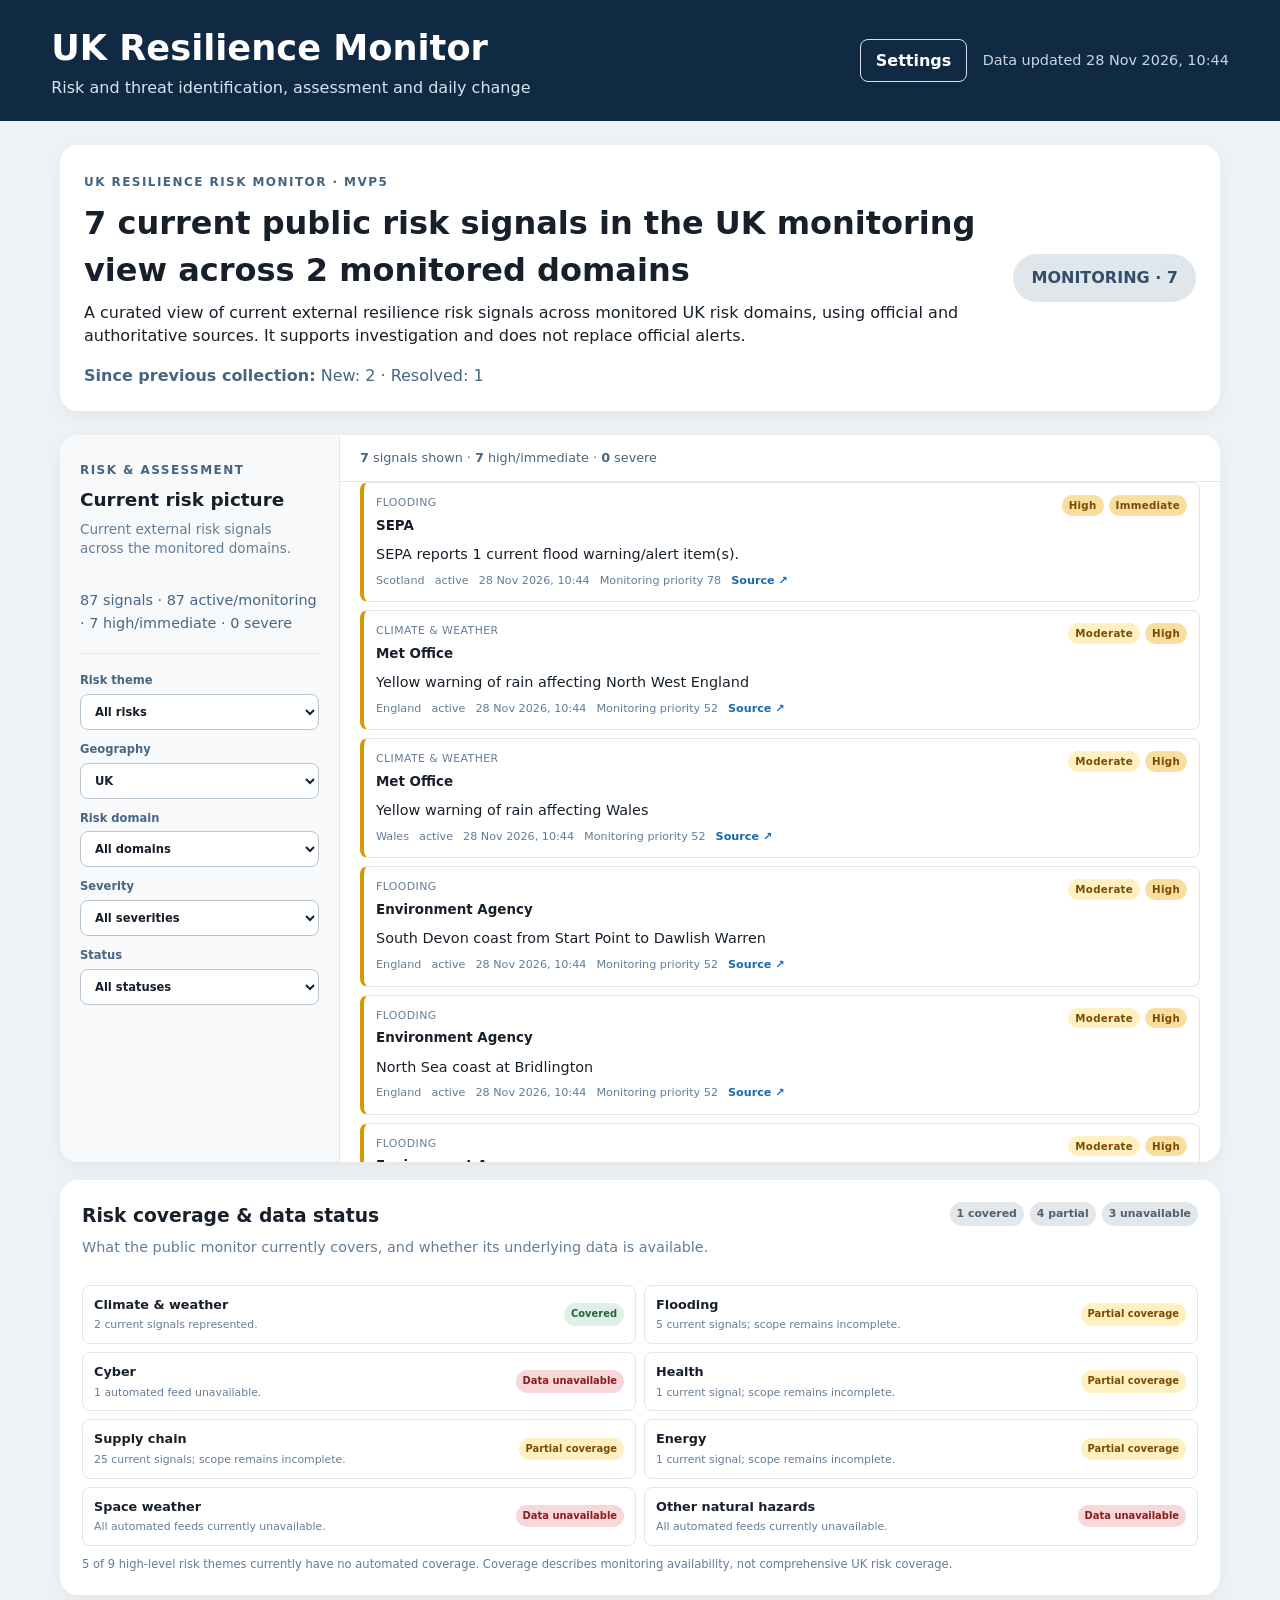
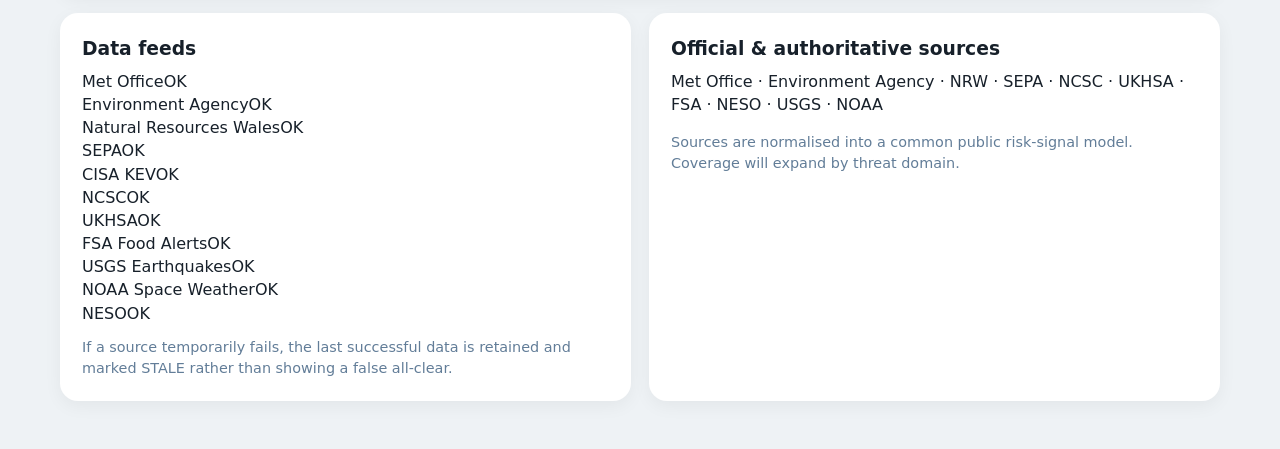
<file: index.html>
<!doctype html>
<html lang="en">
<head>
<meta charset="utf-8">
<meta name="viewport" content="width=device-width,initial-scale=1">
<meta name="referrer" content="strict-origin-when-cross-origin">
<meta http-equiv="Content-Security-Policy" content="default-src 'self'; script-src 'self'; connect-src 'self'; img-src 'self' data:; style-src 'self'; style-src-attr 'unsafe-inline'; object-src 'none'; base-uri 'self'; form-action 'self'">
<title>UK Resilience Monitor — MVP5</title>
<link rel="stylesheet" href="style.css?v=20260927-mvp5a">
</head>
<body>
<header><div><h1>UK Resilience Monitor</h1><p>Risk and threat identification, assessment and daily change</p></div><div class="header-actions"><button id="open-monitoring-settings" type="button" class="settings-button">Settings</button><div id="updated">Loading…</div></div></header>
<main>
<section class="hero"><div><span class="eyebrow">UK RESILIENCE RISK MONITOR · MVP5</span><h2 id="headline">Checking official feeds…</h2><p id="summary">A curated view of current external resilience risk signals across monitored UK risk domains, using official and authoritative sources. It supports investigation and does not replace official alerts.</p><p class="changes"><strong>Since previous collection:</strong> <span id="changes">Checking…</span></p></div><div id="status" class="status">CHECKING</div></section>

<section id="risk-workspace" class="risk-workspace card" aria-label="Risk identification and assessment">
  <aside class="risk-workspace-pane">
    <div class="risk-workspace-header">
      <span class="eyebrow">RISK & ASSESSMENT</span>
      <h3 id="risk-workspace-title">Current risk picture</h3>
      <p id="risk-workspace-description" class="muted">Identify and assess current external risk signals across the monitored domains.</p>
      <div id="risk-overview-summary" class="risk-summary">Checking…</div>
    </div>
    <div class="risk-controls">
      <label>Risk theme<select id="risk-theme-filter" aria-label="Risk theme"><option value="all">All risks</option></select></label>
      <label>Geography<select id="risk-geography-filter"><option value="all">All geographies</option></select></label>
      <label>Risk domain<select id="risk-domain-filter"><option value="all">All domains</option></select></label>
      <label>Severity<select id="risk-severity-filter"><option value="all">All severities</option><option value="severe">Severe</option><option value="high">High</option><option value="moderate">Moderate</option><option value="low">Low</option><option value="unknown">Unknown</option></select></label>
      <label>Status<select id="risk-status-filter"><option value="all">All statuses</option><option value="active">Active</option><option value="monitoring">Monitoring</option><option value="resolved">Resolved</option><option value="expired">Expired</option></select></label>
    </div>
  </aside>
  <div class="risk-assessment-main">
    <div id="risk-assessment-summary" class="risk-assessment-summary"></div>
    <section id="risk-detail" class="risk-detail" aria-live="polite" hidden></section>
    <div id="risk-signal-list" class="risk-signal-list"></div>
  </div>
</section>

<section id="coverage-card" class="card coverage-card">
  <div class="section-heading">
    <div><h3>Risk coverage & data status</h3><p class="muted">What the public monitor currently covers, and whether its underlying data is available.</p></div>
    <div id="coverage-summary" class="coverage-summary">Checking…</div>
  </div>
  <div id="coverage-list" class="coverage-list"></div>
  <p id="coverage-note" class="muted coverage-note"></p>
</section>

<dialog id="monitoring-settings-dialog" class="monitoring-settings-dialog" aria-labelledby="monitoring-settings-title"><div class="monitoring-settings-card"><div class="section-heading"><div><span class="eyebrow">USER SETTINGS</span><h3 id="monitoring-settings-title">Monitoring preferences</h3><p class="muted">Set the view used when the monitor opens. These preferences are saved only in this browser.</p></div><div class="settings-header-actions"><button id="save-monitoring-preferences" type="button" class="preference-save">Save preferences</button><button id="close-monitoring-settings" type="button" class="preference-close">Close</button></div></div>
  <div class="monitoring-preference-grid">
    <label>Default geography
      <select id="preference-geography">
        <option value="all">All geographies</option>
        <option value="UK">UK</option>
        <option value="England">England</option>
        <option value="Wales">Wales</option>
        <option value="Scotland">Scotland</option>
        <option value="Northern Ireland">Northern Ireland</option>
      </select>
    </label>
    <fieldset>
      <legend>Default risk themes</legend>
      <div id="preference-themes" class="preference-theme-grid"></div>
    </fieldset>
    <label>Minimum priority
      <select id="preference-priority">
        <option value="monitor">Monitor and above</option>
        <option value="moderate">Moderate and above</option>
        <option value="high">High and above</option>
        <option value="immediate">Immediate only</option>
      </select>
    </label>
  </div>
  <p id="monitoring-preferences-status" class="muted preference-status"></p>
  
</div></dialog>

<section id="data-confidence-card" class="card confidence-card risk-domain-content">
  <div class="section-heading">
    <div><h3>Data confidence</h3><p class="muted">Connection and recency of the official feeds used for the selected focus.</p></div>
    <div id="data-confidence"></div>
  </div>
</section>

<div id="weather-risk-content" class="risk-domain-content"><section class="card risk-card">
  <div class="section-heading"><div><h3>UK weather risk map</h3><p class="muted">Click a nation to make its warning and flood status the focus.</p></div><div id="weather-risk-summary" class="risk-summary">Checking…</div></div>
  <div class="map-wrap">
    <div class="map-stage" aria-label="Interactive UK national weather and flood risk map">
      <svg id="uk-map" class="uk-map" viewBox="0 0 760 760" role="img" aria-label="Interactive geographic map of the four UK nations"></svg>
    </div>
    <div id="map-detail" class="map-detail" aria-live="polite"></div>
  </div>
  <p class="risk-legend"><span class="dot red"></span> Red = severe weather / severe flooding &nbsp; <span class="dot amber"></span> Amber = amber warning / flood warning &nbsp; <span class="dot yellow"></span> Yellow = yellow warning / flood alert &nbsp; <span class="dot clear"></span> Clear &nbsp; <span class="dot check"></span> Check data</p>
</div>

</section>

<div id="weather-supporting-content" class="risk-domain-content"><section class="grid two">
<article class="card"><h3>Weather today</h3><div id="weather-today"></div><a href="https://weather.metoffice.gov.uk/forecast/uk" target="_blank" rel="noopener">Open Met Office UK forecast →</a></article>
<article class="card"><h3>New, changed or resolved warnings</h3><div id="new-items" class="list"></div></article>
</section>

<section class="card timeline-card"><div class="section-heading"><div><h3>Warning timeline</h3><p class="muted">Recent warning changes detected between collections.</p></div><div class="timeline-key">NEW · ESCALATED · REDUCED · RESOLVED</div></div><div id="warning-timeline" class="warning-timeline"></div></section>

<section class="grid three">
<article class="card" data-flood-nation="weather"><h3 id="weather-heading">Met Office warnings</h3><div id="weather-count" class="big">—</div><p>Current UK severe-weather warnings</p><div id="weather-list" class="list"></div><a href="https://weather.metoffice.gov.uk/warnings-and-advice/uk-warnings" target="_blank" rel="noopener">Open Met Office warnings →</a></article>
<article class="card" data-flood-nation="England"><h3>England floods</h3><div id="england-count" class="big">—</div><p>Current flood warnings & alerts</p><div id="england-list" class="list"></div><a href="https://check-for-flooding.service.gov.uk/" target="_blank" rel="noopener">Open England flood service →</a></article>
<article class="card" data-flood-nation="Wales"><h3>Wales floods</h3><div id="wales-count" class="big">—</div><p>Current NRW warnings & alerts</p><div id="wales-list" class="list"></div><a href="https://naturalresources.wales/flooding" target="_blank" rel="noopener">Open NRW flooding →</a></article>
</section>

<section class="grid two">
<article class="card" data-flood-nation="Scotland"><h3>Scotland floods</h3><div id="scotland-count" class="big">—</div><p>Current SEPA flood warnings & alerts</p><div id="scotland-list" class="list"></div><a href="https://beta.sepa.scot/flooding" target="_blank" rel="noopener">Open SEPA flooding →</a></article>
<article class="card"><h3>24-hour activity</h3><div id="trend" class="trend"></div><p id="trend-note" class="muted">Collected snapshots will build the trend automatically.</p></article>
<article class="card" data-flood-nation="Northern Ireland"><h3>Northern Ireland flood information</h3><div class="ni-flood-status"><strong>No automated live flood feed</strong><span>DfI Rivers provides flood information and water-level data separately.</span></div><a href="https://www.infrastructure-ni.gov.uk/topics/rivers-and-flooding" target="_blank" rel="noopener">Open DfI Rivers flood information →</a></article>
</section>
</div>

<section class="grid two">
<article class="card"><h3>Data feeds</h3><div id="feeds" class="feed-status"></div><p class="muted feed-note">If a source temporarily fails, the last successful data is retained and marked STALE rather than showing a false all-clear.</p></article>
<article class="card"><h3>Official & authoritative sources</h3><p>Met Office · Environment Agency · NRW · SEPA · NCSC · UKHSA · FSA · NESO · USGS · NOAA</p><p class="muted">Sources are normalised into a common public risk-signal model. Coverage will expand by threat domain.</p></article>
</section>
</main><script src="app.js?v=20260927-mvp5b"></script><script src="mvp5-2-ui.js" defer></script></body></html>
</file>
<file: style.css>
:root{font-family:Inter,system-ui,-apple-system,BlinkMacSystemFont,"Segoe UI",sans-serif;color:#17202a;background:#eef2f5;line-height:1.45}*{box-sizing:border-box}body{margin:0}header{background:#102a43;color:#fff;padding:22px max(20px,4vw);display:flex;justify-content:space-between;align-items:center;gap:20px}h1,h2,h3,p{margin-top:0}h1{font-size:clamp(1.5rem,3vw,2.2rem);margin-bottom:3px}header p{margin:0;color:#d7e3ee}#updated{font-size:.9rem;color:#c9d6e2;text-align:right}main{max-width:1200px;margin:auto;padding:0 20px 30px}.hero{margin:24px auto;max-width:1200px;background:#fff;border-radius:18px;padding:24px;display:flex;justify-content:space-between;align-items:center;gap:20px;box-shadow:0 5px 18px #0000000d}.eyebrow{font-size:.75rem;font-weight:800;letter-spacing:.12em;color:#426581}.hero h2{font-size:clamp(1.3rem,3vw,2rem);margin:8px 0}.status{font-weight:900;padding:12px 18px;border-radius:999px;background:#dfe7ed;color:#334e68;white-space:nowrap}.status.attention{background:#fce8b2;color:#7a4b00}.changes{margin:10px 0 0;color:#486581}.grid{display:grid;gap:18px;margin-bottom:18px}.three{grid-template-columns:repeat(3,1fr)}.two{grid-template-columns:repeat(2,1fr)}.card{background:#fff;border-radius:18px;padding:22px;box-shadow:0 5px 18px #0000000d}.card h3{margin-bottom:8px}.big{font-size:2.8rem;font-weight:900;margin:4px 0}.list{min-height:42px;margin:12px 0}.item,.change-item,.attention-item{padding:9px 10px;margin:6px 0;border-left:4px solid #8095a8;background:#f5f7f9;border-radius:5px;font-size:.92rem}.item.amber,.item.warning{border-left-color:#d49a00}.item.red,.item.severe{border-left-color:#c53030}.item.yellow,.item.alert{border-left-color:#d49a00}.change-item{border-left-color:#1769aa}.attention-item{border-left-color:#d49a00}.muted{color:#627d98;font-size:.9rem}.feed-note{margin:12px 0 0}.weather-placeholder{min-height:70px;margin:12px 0;color:#486581}.weather-today-content{margin:12px 0}.weather-headline{display:block;font-size:1.05rem;line-height:1.35;color:#17202a;margin-bottom:6px}.weather-bullets{margin:0 0 12px;padding-left:20px;color:#486581}.weather-bullets li{margin:5px 0}.weather-concern{display:flex;align-items:center;gap:8px;flex-wrap:wrap;padding:8px 10px;margin:0 0 12px;border-left:4px solid #d49a00;background:#fff8e6;border-radius:7px;font-size:.82rem}.weather-concern span{color:#627d98}.weather-concern strong{color:#7a4b00}a{color:#1769aa;font-weight:700;text-decoration:none}a:hover{text-decoration:underline}.sources{margin-top:0}.risk-card{margin-bottom:18px}.section-heading{display:flex;justify-content:space-between;align-items:flex-start;gap:20px}.risk-summary{font-size:.9rem;color:#486581;text-align:right}.risk-map{display:grid;grid-template-columns:repeat(4,1fr);gap:12px;margin-top:14px}.risk-region{min-height:118px;padding:16px;border-radius:14px;border:2px solid #d7e0e7;background:#f7f9fa;display:flex;flex-direction:column;justify-content:space-between}.risk-region.focus{box-shadow:0 0 0 3px #1769aa33}.risk-region .risk-name{font-weight:900;font-size:1.05rem}.risk-state{font-size:1.2rem;font-weight:900;margin:6px 0}.risk-detail{font-size:.78rem;color:#486581}.risk-region.red{border-color:#c53030;background:#fff5f5}.risk-region.amber{border-color:#d49a00;background:#fffaf0}.risk-region.yellow{border-color:#d49a00;background:#fffdf0}.risk-region.check{border-color:#8095a8;background:#f1f4f6}.risk-region.clear{border-color:#72a68b;background:#f3faf6}.risk-legend{font-size:.78rem;color:#627d98;margin:14px 0 0}.dot{display:inline-block;width:9px;height:9px;border-radius:50%;margin-right:4px}.dot.red{background:#c53030}.dot.amber,.dot.yellow{background:#d49a00}.dot.clear{background:#72a68b}.focus-controls{display:flex;align-items:center;gap:14px;flex-wrap:wrap}.focus-controls select{font:inherit;font-weight:800;padding:10px 14px;border:1px solid #b8c6d1;border-radius:10px;background:#fff;color:#17202a}.focus-result{display:flex;align-items:center;gap:10px;flex-wrap:wrap}.focus-result small{color:#627d98}.focus-risk{font-weight:900;padding:5px 9px;border-radius:999px;background:#dfe7ed}.focus-risk.red{background:#f8d7da;color:#8a1c1c}.focus-risk.amber,.focus-risk.yellow{background:#fff0c2;color:#7a4b00}.focus-risk.clear{background:#dff1e6;color:#28633d}.trend{height:110px;display:flex;align-items:flex-end;gap:3px;padding:8px 2px;border-bottom:1px solid #d7e0e7}.bar-wrap{height:100%;flex:1;display:flex;align-items:flex-end;min-width:3px}.bar{width:100%;min-height:4px;border-radius:3px 3px 0 0;background:#426581}@media(max-width:900px){.risk-map{grid-template-columns:repeat(2,1fr)}}@media(max-width:800px){.three,.two{grid-template-columns:1fr}.hero{align-items:flex-start;flex-direction:column}.status{align-self:flex-start}header{align-items:flex-start;flex-direction:column}#updated{text-align:left}.section-heading{flex-direction:column}.risk-summary{text-align:left}}@media(max-width:520px){.risk-map{grid-template-columns:1fr}.focus-result{align-items:flex-start;flex-direction:column;gap:5px}}.map-wrap{display:grid;grid-template-columns:minmax(360px,1.7fr) minmax(220px,.8fr);gap:18px;align-items:center;margin-top:14px}.map-stage{position:relative;width:100%;max-width:520px;margin:auto}.uk-map-image{display:block;width:100%;height:auto;filter:drop-shadow(0 8px 14px #00000014)}.map-hotspot{position:absolute;border:0;background:transparent;cursor:pointer;border-radius:22%;padding:0}.map-hotspot:hover,.map-hotspot:focus-visible,.map-hotspot.selected{background:#1769aa26;box-shadow:inset 0 0 0 3px #1769aa}.hotspot-scotland{left:24%;top:2%;width:54%;height:34%}.hotspot-england{left:34%;top:34%;width:52%;height:57%}.hotspot-wales{left:25%;top:47%;width:24%;height:40%}.hotspot-ni{left:8%;top:36%;width:24%;height:25%}.map-label{position:absolute;font-size:.78rem;font-weight:900;color:#243b53;text-shadow:0 1px 3px #fff,0 -1px 3px #fff;pointer-events:none}.label-scotland{left:49%;top:20%}.label-england{left:56%;top:61%}.label-wales{left:31%;top:66%}.label-ni{left:10%;top:45%;font-size:.7rem}.map-label.selected{color:#1769aa}.map-detail{min-height:150px;border:1px solid #d7e0e7;border-radius:14px;padding:20px;background:#f7f9fa;display:flex;flex-direction:column;justify-content:center;gap:10px}.map-detail strong{font-size:1.35rem}.map-detail small{color:#627d98}.map-detail-risk{width:max-content;font-weight:900;padding:5px 9px;border-radius:999px;background:#dff1e6;color:#28633d}.map-detail-risk.yellow,.map-detail-risk.amber{background:#fff0c2;color:#7a4b00}.map-detail-risk.red{background:#f8d7da;color:#8a1c1c}.map-detail-items{display:flex;flex-direction:column;gap:6px;margin-top:2px}.map-detail-item{display:flex;gap:8px;align-items:flex-start;font-size:.9rem}.map-detail-item-level{flex:0 0 auto;font-weight:800;font-size:.72rem;padding:2px 6px;border-radius:999px;background:#e2e7eb}.map-detail-item-level.yellow{background:#fff0c2;color:#7a4b00}.map-detail-item-level.amber{background:#f8df9f;color:#7a4b00}.map-detail-item-level.red{background:#f8d7da;color:#8a1c1c}.map-detail-item-level.alert{background:#fff0c2;color:#7a4b00}@media(max-width:800px){.map-wrap{grid-template-columns:1fr}.map-stage{max-width:430px}}.map-stage{position:relative;width:100%;max-width:560px;margin:auto}.uk-map{display:block;width:100%;height:auto;max-height:540px}.map-region path{vector-effect:non-scaling-stroke}.map-region.selected path{fill:#d7e9f5;stroke:#1769aa;stroke-width:5}.map-region text{font-size:15px;font-weight:900;fill:#243b53;text-anchor:middle;pointer-events:none}.map-region:hover path,.map-region:focus path{stroke:#1769aa;stroke-width:5}.map-region:focus{outline:none}.map-region:focus-visible path{stroke:#1769aa;stroke-width:6}.map-detail{min-height:150px;border:1px solid #d7e0e7;border-radius:14px;padding:20px;background:#f7f9fa;display:flex;flex-direction:column;justify-content:center;gap:10px}.map-detail strong{font-size:1.35rem}.map-detail small{color:#627d98}.map-detail-risk{width:max-content;font-weight:900;padding:5px 9px;border-radius:999px;background:#dff1e6;color:#28633d}.map-detail-risk.yellow,.map-detail-risk.amber{background:#fff0c2;color:#7a4b00}.map-detail-risk.red{background:#f8d7da;color:#8a1c1c}@media(max-width:800px){.map-wrap{grid-template-columns:1fr}.map-stage{max-width:440px}}.map-region.risk-red path{fill:#f3c7c7;stroke:#b42318}.map-region.risk-amber path{fill:#f8df9f;stroke:#b7791f}.map-region.risk-yellow path{fill:#fff1b8;stroke:#c28a00}.map-region.risk-clear path{fill:#dcefe3;stroke:#5b9270}.map-region.risk-check path{fill:#e2e7eb;stroke:#718096}.map-region.risk-red text,.map-region.risk-amber text,.map-region.risk-yellow text,.map-region.risk-clear text,.map-region.risk-check text{fill:#243b53}.map-region.selected path{stroke:#1769aa;stroke-width:6}.map-region.risk-red.selected path{fill:#f0b6b6}.map-region.risk-amber.selected path{fill:#f4d27c}.map-region.risk-yellow.selected path{fill:#ffe78c}.map-region.risk-clear.selected path{fill:#c7e4d1}.map-region.risk-check.selected path{fill:#d4dce2}
/* MVP2.3 geographic UK map */
.uk-map{display:block;width:100%;height:auto;max-height:560px;overflow:visible}
.map-region{cursor:pointer}
.map-region path{vector-effect:non-scaling-stroke;stroke-width:1.5;stroke-linejoin:round}
.map-region text.map-label-text{font-size:13px;font-weight:900;fill:#243b53;text-anchor:middle;dominant-baseline:middle;pointer-events:none}
.map-region.risk-red path{fill:#f3c7c7;stroke:#b42318}
.map-region.risk-amber path{fill:#f8df9f;stroke:#b7791f}
.map-region.risk-yellow path{fill:#fff1b8;stroke:#c28a00}
.map-region.risk-clear path{fill:#dcefe3;stroke:#5b9270}
.map-region.risk-check path{fill:#e2e7eb;stroke:#718096}
.map-region:hover path,.map-region:focus-visible path{stroke:#1769aa;stroke-width:4}
.map-region.selected path{stroke:#1769aa;stroke-width:5}
.map-region.risk-red.selected path{fill:#f0b6b6}
.map-region.risk-amber.selected path{fill:#f4d27c}
.map-region.risk-yellow.selected path{fill:#ffe78c}
.map-region.risk-clear.selected path{fill:#c7e4d1}
.map-region.risk-check.selected path{fill:#d4dce2}
.map-region:focus{outline:none}
.map-loading{font-size:16px;font-weight:800;fill:#627d98}
.dot.check{background:#718096}
.map-wrap{grid-template-columns:minmax(430px,1.9fr) minmax(220px,.8fr)}
@media(max-width:800px){.map-wrap{grid-template-columns:1fr}.map-stage{max-width:560px}}

/* MVP2.3 geographic renderer */
.uk-map{display:block;width:100%;height:auto;min-height:420px;overflow:visible}
.map-region path{vector-effect:non-scaling-stroke;stroke-width:1.5;stroke-linejoin:round;stroke-linecap:round}
.map-region text.map-label-text{font-size:14px;font-weight:900;fill:#243b53;text-anchor:middle;dominant-baseline:middle;pointer-events:none}
.map-region.risk-red path{fill:#f3c7c7;stroke:#b42318}
.map-region.risk-amber path{fill:#f8df9f;stroke:#b7791f}
.map-region.risk-yellow path{fill:#fff1b8;stroke:#c28a00}
.map-region.risk-clear path{fill:#dcefe3;stroke:#5b9270}
.map-region.risk-check path{fill:#e2e7eb;stroke:#718096}
.map-region:hover path,.map-region:focus-visible path{stroke:#1769aa;stroke-width:4}
.map-region.selected path{stroke:#1769aa;stroke-width:5}
.map-region:focus{outline:none}
@media(max-width:800px){.uk-map{min-height:360px}.map-region text.map-label-text{font-size:11px}}

/* MVP2.4 — prioritised attention panel */
.attention-item{border-left:4px solid #8095a8;background:#f5f7f9;border-radius:8px;padding:10px 11px;margin:7px 0}
.attention-top{display:flex;align-items:center;gap:8px;flex-wrap:wrap;font-size:.88rem}
.attention-tag{display:inline-flex;align-items:center;justify-content:center;font-size:.68rem;font-weight:900;letter-spacing:.04em;padding:3px 7px;border-radius:999px;background:#e2e7eb;color:#334e68}
.attention-tag.new{background:#d9ecfb;color:#145b8d}
.attention-tag.yellow{background:#fff0c2;color:#7a4b00}
.attention-tag.amber{background:#f8df9f;color:#7a4b00}
.attention-tag.red{background:#f8d7da;color:#8a1c1c}
.attention-tag.check{background:#e2e7eb;color:#52606d}
.attention-new{border-left-color:#1769aa}
.attention-yellow{border-left-color:#d49a00}
.attention-amber{border-left-color:#d49a00}
.attention-red{border-left-color:#c53030}
.attention-data{border-left-color:#718096}
.attention-text{font-size:.9rem;margin-top:6px}
.attention-meta{font-size:.76rem;color:#627d98;margin-top:4px}
.attention-more{font-size:.78rem;color:#627d98;margin-top:8px}
.attention-clear{min-height:42px;display:flex;flex-direction:column;justify-content:center;gap:3px;padding:9px 10px;border-left:4px solid #72a68b;background:#f3faf6;border-radius:8px}
.attention-clear span{font-size:.84rem;color:#627d98}

/* MVP2.4 Feature 2 — warning change history */
.change-item.new{border-left-color:#1769aa}
.change-item.changed{border-left-color:#d49a00}
.change-item.resolved{border-left-color:#72a68b}
.change-top{display:flex;align-items:center;gap:8px;flex-wrap:wrap;margin-bottom:4px}
.change-tag{display:inline-flex;align-items:center;font-size:.66rem;font-weight:900;letter-spacing:.04em;padding:3px 7px;border-radius:999px}
.change-tag.new{background:#d9ecfb;color:#145b8d}
.change-tag.changed{background:#fff0c2;color:#7a4b00}
.change-tag.resolved{background:#dff1e6;color:#28633d}
.change-item small{display:block;color:#627d98;margin-top:3px}
.attention-tag.changed{background:#fff0c2;color:#7a4b00}
.attention-changed{border-left-color:#d49a00}

/* MVP2.4 Feature 3 — prominent interactive map detail */
.map-detail{min-height:210px;padding:22px;border-width:2px;box-shadow:0 5px 16px #0000000a}
.map-detail-heading{display:flex;align-items:center;justify-content:space-between;gap:12px;flex-wrap:wrap}
.map-detail-heading strong{font-size:1.55rem}
.map-detail-risk{font-size:.82rem;padding:6px 10px}
.map-detail-counts{display:flex;gap:8px;flex-wrap:wrap}
.map-detail-counts span{display:inline-flex;align-items:baseline;gap:6px;padding:7px 10px;border-radius:8px;background:#e9eef2;color:#486581;font-size:.82rem;white-space:nowrap}
.map-detail-counts strong{font-size:1.05rem;color:#17202a}
.map-detail-items{max-height:190px;overflow:auto}
.map-region.selected path{stroke:#1769aa;stroke-width:7}
.map-region.selected text.map-label-text{font-size:16px;fill:#1769aa}
@media(max-width:800px){
  .map-detail{min-height:0;padding:18px}
  .map-detail-heading strong{font-size:1.35rem}
  .map-detail-items{max-height:none}
}


/* MVP2.4 Feature 5 — warning timeline */
.timeline-card{margin-bottom:18px}.timeline-key{font-size:.72rem;font-weight:800;color:#627d98;text-align:right}.warning-timeline{position:relative;margin-top:12px}.timeline-item{position:relative;display:flex;gap:12px;padding:0 0 12px}.timeline-marker{flex:0 0 10px;width:10px;height:10px;margin-top:6px;border-radius:50%;background:#8095a8;box-shadow:0 0 0 3px #e9eef2}.timeline-body{flex:1;min-width:0;padding:9px 11px;border-left:3px solid #8095a8;background:#f7f9fa;border-radius:0 8px 8px 0}.timeline-top{display:flex;align-items:center;gap:7px;flex-wrap:wrap;font-size:.78rem}.timeline-top time{margin-left:auto;color:#627d98;font-size:.72rem}.timeline-tag{font-size:.64rem;font-weight:900;letter-spacing:.04em;padding:3px 7px;border-radius:999px;background:#e2e7eb;color:#334e68}.timeline-tag.new{background:#d9ecfb;color:#145b8d}.timeline-tag.escalated{background:#f8d7da;color:#8a1c1c}.timeline-tag.reduced{background:#fff0c2;color:#7a4b00}.timeline-tag.resolved{background:#dff1e6;color:#28633d}.timeline-item.new .timeline-body{border-left-color:#1769aa}.timeline-item.escalated .timeline-body{border-left-color:#c53030}.timeline-item.reduced .timeline-body{border-left-color:#d49a00}.timeline-item.resolved .timeline-body{border-left-color:#72a68b}.timeline-item.new .timeline-marker{background:#1769aa}.timeline-item.escalated .timeline-marker{background:#c53030}.timeline-item.reduced .timeline-marker{background:#d49a00}.timeline-item.resolved .timeline-marker{background:#72a68b}.timeline-title{font-size:.9rem;font-weight:700;margin-top:5px}.timeline-detail{font-size:.76rem;color:#627d98;margin-top:3px}.timeline-clear{padding:10px;border-left:4px solid #72a68b;background:#f3faf6;border-radius:8px}.timeline-clear span{display:block;font-size:.82rem;color:#627d98;margin-top:3px}@media(max-width:800px){.timeline-key{text-align:left}.timeline-top time{margin-left:0;width:100%}}


/* MVP2.4 Feature 6 — focus area drives dashboard content */
[data-flood-nation]{transition:opacity .15s ease}.ni-flood-status{display:flex;flex-direction:column;gap:5px;margin:12px 0;color:#486581}.ni-flood-status strong{color:#334e68}.focus-context{font-size:.78rem;color:#627d98;margin-top:4px}

/* MVP2.4 Feature 7 — data confidence */
.confidence-card{margin-bottom:18px}
.confidence-card .section-heading{align-items:flex-start}
.confidence-summary{min-width:min(100%,760px)}
.confidence-summary>div:first-child{display:flex;align-items:center;gap:9px;flex-wrap:wrap}
.confidence-summary>div:first-child strong{font-size:.85rem}
.confidence-summary>div:first-child small{color:#627d98}
.confidence-state{display:inline-flex;align-items:center;justify-content:center;font-size:.66rem;font-weight:900;letter-spacing:.05em;padding:4px 7px;border-radius:999px;background:#dff1e6;color:#28633d}
.confidence-state.mixed,.confidence-state.stale{background:#fff0c2;color:#7a4b00}
.confidence-state.limited,.confidence-state.error{background:#f8d7da;color:#8a1c1c}
.confidence-state.partial{background:#e2e7eb;color:#52606d}
.confidence-feeds{display:grid;grid-template-columns:repeat(4,1fr);gap:8px;margin-top:10px}
.confidence-feed{display:flex;align-items:center;justify-content:space-between;gap:8px;padding:9px 10px;background:#f7f9fa;border:1px solid #e2e8ed;border-radius:8px}
.confidence-feed>div{min-width:0}
.confidence-feed strong{display:block;font-size:.78rem;white-space:nowrap;overflow:hidden;text-overflow:ellipsis}
.confidence-detail{display:block;font-size:.68rem;color:#627d98;margin-top:2px}
.confidence-note{margin:9px 0 0;font-size:.75rem}
@media(max-width:900px){.confidence-feeds{grid-template-columns:repeat(2,1fr)}}
@media(max-width:520px){.confidence-feeds{grid-template-columns:1fr}.confidence-feed{padding:8px 9px}}

/* MVP2.4 Feature 7.1 — user preferences */
.preferences-card{margin-bottom:18px}
.preference-controls{display:flex;align-items:center;gap:10px;flex-wrap:wrap}
.preference-controls label{font-size:.85rem}
.preference-controls select,.preference-controls button{font:inherit;padding:9px 12px;border:1px solid #b8c6d1;border-radius:9px;background:#fff;color:#17202a}
.preference-controls select{font-weight:800}
.preference-controls button{background:#102a43;color:#fff;border-color:#102a43;font-weight:800;cursor:pointer}
.preference-controls button:hover{opacity:.92}

.exposure-controls{display:grid;gap:14px}.exposure-actions{display:flex;gap:8px;flex-wrap:wrap}.exposure-actions button{padding:8px 12px;border:1px solid #ccd4dd;border-radius:6px;background:#fff;cursor:pointer}.exposure-domains{display:grid;grid-template-columns:repeat(auto-fit,minmax(220px,1fr));gap:8px}.exposure-row{display:flex;justify-content:space-between;align-items:center;gap:10px;padding:9px 10px;border:1px solid #e1e6eb;border-radius:6px}.exposure-row select{padding:5px}.preparedness-summary{margin-top:14px}.preparedness-heading{display:flex;justify-content:space-between;gap:10px;margin-bottom:8px}.preparedness-heading span,.preparedness-item span{display:block;color:#667085;font-size:.88rem}.preparedness-item{display:flex;justify-content:space-between;gap:15px;padding:10px 0;border-top:1px solid #e7ebef}.preparedness-item>div:first-child{min-width:0}.preparedness-item span{white-space:nowrap;overflow:hidden;text-overflow:ellipsis;max-width:620px}.preparedness-score{text-align:right;min-width:90px}.preparedness-score strong{display:block;font-size:1.15rem}.preparedness-score small{color:#667085}.preparedness-note{margin-top:12px}

.service-form{display:grid;gap:12px}.service-form>label{display:grid;gap:5px}.service-form input,.service-form select{padding:8px;border:1px solid #ccd4dd;border-radius:6px}.service-domains{display:grid;grid-template-columns:repeat(auto-fit,minmax(190px,1fr));gap:7px;margin-top:8px}.service-domains label{font-size:.9rem}.service-summary{display:flex;justify-content:space-between;gap:18px;padding:14px 0;border-top:1px solid #e7ebef}.service-summary span{display:block;color:#667085;font-size:.88rem;margin-top:3px}.service-score{text-align:right;min-width:110px}.service-score strong{display:block;font-size:1.5rem}.service-score small{color:#667085}.service-matches>div{display:grid;grid-template-columns:180px 1fr 45px;gap:10px;padding:9px 0;border-top:1px solid #e7ebef}.service-matches span{color:#667085;font-size:.88rem;overflow:hidden;text-overflow:ellipsis}.service-matches b{text-align:right}


/* MVP4.3 — compact risk identification and assessment workspace */
.risk-workspace{margin-bottom:18px}
.risk-workspace-header{display:flex;justify-content:space-between;align-items:flex-start;gap:18px;padding-bottom:14px;border-bottom:1px solid #e2e8ed}
.risk-workspace-header h3{margin:5px 0 4px;font-size:1.3rem}.risk-workspace-header p{margin:0;font-size:.85rem}
.risk-controls{display:grid;grid-template-columns:1.35fr repeat(4,1fr);gap:10px;padding:14px 0}
.risk-controls label{display:grid;gap:5px;font-size:.72rem;font-weight:800;color:#486581}
.risk-controls select{width:100%;font:inherit;font-weight:600;padding:9px 10px;border:1px solid #b8c6d1;border-radius:8px;background:#fff;color:#17202a}
.risk-assessment-summary{padding:9px 11px;background:#f7f9fa;border-radius:8px;color:#486581;font-size:.8rem;margin-bottom:10px}
.risk-signal-list{display:grid;gap:8px}
.risk-signal-item{border:1px solid #e1e6eb;border-left:4px solid #8095a8;border-radius:8px;padding:12px;background:#fff}
.risk-signal-item:has(.risk-badge.immediate),.risk-signal-item:has(.risk-badge.high){border-left-color:#d49a00}
.risk-signal-top{display:flex;justify-content:space-between;gap:12px;align-items:flex-start}.risk-signal-top>div:first-child{min-width:0}
.risk-signal-domain{display:block;font-size:.68rem;text-transform:uppercase;letter-spacing:.04em;color:#627d98;margin-bottom:2px}
.risk-signal-top strong{font-size:.84rem}.risk-signal-badges{display:flex;gap:5px;flex-wrap:wrap;justify-content:flex-end}
.risk-badge{display:inline-flex;padding:3px 7px;border-radius:999px;font-size:.64rem;font-weight:900;letter-spacing:.03em;background:#e2e7eb;color:#52606d}
.risk-badge.severe{background:#f8d7da;color:#8a1c1c}.risk-badge.high,.risk-badge.immediate{background:#f8df9f;color:#7a4b00}.risk-badge.moderate{background:#fff0c2;color:#7a4b00}.risk-badge.low{background:#dff1e6;color:#28633d}.risk-badge.unknown,.risk-badge.monitor{background:#e2e7eb;color:#52606d}
.risk-signal-description{font-size:.9rem;margin:8px 0;color:#17202a}.risk-signal-meta{display:flex;gap:10px;flex-wrap:wrap;font-size:.7rem;color:#627d98}.risk-signal-meta a{font-size:.7rem}.risk-empty{padding:18px;background:#f7f9fa;border-radius:8px;color:#627d98}
@media(max-width:900px){.risk-controls{grid-template-columns:repeat(2,1fr)}}
@media(max-width:520px){.risk-controls{grid-template-columns:1fr}.risk-workspace-header{flex-direction:column}.risk-summary{text-align:left}}
@media(max-width:900px){.risk-workspace{grid-template-columns:1fr}.risk-sidebar{position:static}.risk-theme-nav{grid-template-columns:repeat(2,minmax(0,1fr))}}
@media(max-width:560px){.risk-workspace-main{padding:16px}.risk-theme-nav{grid-template-columns:1fr}.risk-workspace-header{flex-direction:column}.risk-signal-top{flex-direction:column}.risk-signal-badges{justify-content:flex-start}}

/* MVP4.5 — vertical Risk & Assessment workspace */
.risk-workspace{display:grid;grid-template-columns:280px minmax(0,1fr);gap:0;padding:0;overflow:hidden}
.risk-workspace-pane{background:#f7f9fa;border-right:1px solid #e2e8ed;padding:22px 20px}
.risk-workspace-header{display:block;padding:0 0 18px;border:0;border-bottom:1px solid #e2e8ed}
.risk-workspace-header h3{font-size:1.15rem;margin:7px 0 6px}
.risk-workspace-header p{margin-bottom:16px}
.risk-workspace-header .risk-summary{text-align:left;padding-top:14px;line-height:1.6}
.risk-controls{display:grid;grid-template-columns:1fr;gap:11px;padding:18px 0 0}
.risk-controls label{display:grid;gap:5px;font-size:.72rem;font-weight:800;color:#486581}
.risk-controls select{width:100%;font:inherit;font-weight:600;padding:9px 10px;border:1px solid #b8c6d1;border-radius:8px;background:#fff;color:#17202a}
.risk-assessment-main{min-width:0}
.risk-assessment-summary{margin:0;padding:14px 20px;border-radius:0;border-bottom:1px solid #e2e8ed;background:#fff}
.risk-signal-list{padding:0 20px 20px;max-height:680px;overflow:auto}
.risk-domain-content{display:none}
.risk-domain-content.is-visible{display:block}
@media(max-width:900px) and (min-width:701px){
  .risk-workspace{grid-template-columns:230px minmax(0,1fr)}
  .risk-signal-list{max-height:620px}
}
@media(max-width:700px){
  .risk-workspace{display:block;padding:0}
  .risk-workspace-pane{border-right:0;border-bottom:1px solid #e2e8ed}
  .risk-controls{grid-template-columns:1fr 1fr;padding-top:14px}
  .risk-assessment-summary{padding:10px 14px}
  .risk-signal-list{padding:0 14px 14px;max-height:none}
}
@media(max-width:480px){
  .risk-controls{grid-template-columns:1fr}
}


/* MVP5 — risk assessment interaction */
/* MVP4.6 — risk coverage & data status */
.coverage-card{margin-bottom:18px}
.coverage-card .section-heading{align-items:flex-start}
.coverage-summary{display:flex;gap:6px;flex-wrap:wrap;justify-content:flex-end}
.coverage-stat{font-size:.68rem;font-weight:900;padding:4px 7px;border-radius:999px;background:#e2e7eb;color:#52606d}
.coverage-list{display:grid;grid-template-columns:repeat(2,minmax(0,1fr));gap:8px;margin-top:12px}
.coverage-row{display:flex;align-items:center;justify-content:space-between;gap:12px;padding:10px 11px;border:1px solid #e1e6eb;border-radius:8px;background:#fff}
.coverage-row>div{min-width:0}
.coverage-row strong{display:block;font-size:.8rem}
.coverage-row span:not(.coverage-badge){display:block;color:#627d98;font-size:.68rem;margin-top:3px}
.coverage-badge{flex:0 0 auto;display:inline-flex;padding:4px 7px;border-radius:999px;font-size:.62rem;font-weight:900;white-space:nowrap;background:#e2e7eb;color:#52606d}
.coverage-badge.covered{background:#dff1e6;color:#28633d}
.coverage-badge.partial{background:#fff0c2;color:#7a4b00}
.coverage-badge.unavailable{background:#f8d7da;color:#8a1c1c}
.coverage-badge.reference{background:#e2e7eb;color:#52606d}
.coverage-badge.gap{background:#f8d7da;color:#8a1c1c}
.coverage-note{font-size:.72rem;margin:10px 0 0}
@media(max-width:700px){.coverage-list{grid-template-columns:1fr}.coverage-summary{justify-content:flex-start}}

/* MVP4.6D — monitoring preferences */
.monitoring-preferences-card{margin-bottom:18px}
.monitoring-preferences-card .section-heading{align-items:flex-start}
.preference-save{font:inherit;padding:8px 12px;border:1px solid #102a43;border-radius:8px;background:#102a43;color:#fff;font-weight:800;cursor:pointer;white-space:nowrap}
.preference-save:hover{opacity:.92}
.monitoring-preference-grid{display:grid;grid-template-columns:minmax(170px,.8fr) minmax(300px,1.8fr) minmax(170px,.8fr);gap:14px;align-items:start;margin-top:12px}
.monitoring-preference-grid>label{display:grid;gap:5px;font-size:.72rem;font-weight:800;color:#486581}
.monitoring-preference-grid select{width:100%;font:inherit;font-weight:600;padding:9px 10px;border:1px solid #b8c6d1;border-radius:8px;background:#fff;color:#17202a}
.monitoring-preference-grid fieldset{border:0;padding:0;margin:0}
.monitoring-preference-grid legend{font-size:.72rem;font-weight:800;color:#486581;margin-bottom:5px}
.preference-theme-grid{display:grid;grid-template-columns:repeat(2,minmax(0,1fr));gap:6px}
.preference-theme-grid label{display:flex;align-items:center;gap:6px;font-size:.72rem;color:#334e68;padding:6px 7px;background:#f7f9fa;border:1px solid #e2e8ed;border-radius:7px}
.preference-theme-grid input{margin:0}
.preference-status{font-size:.7rem;margin:9px 0 0}
@media(max-width:850px){.monitoring-preference-grid{grid-template-columns:1fr}.preference-theme-grid{grid-template-columns:repeat(2,minmax(0,1fr))}}
@media(max-width:480px){.preference-theme-grid{grid-template-columns:1fr}}

/* MVP5 — signal-to-assessment detail */
.risk-signal-item{cursor:pointer}
.risk-signal-item:focus-visible{outline:3px solid #1769aa;outline-offset:2px}
.risk-detail{margin:0 20px 14px;border:1px solid #b8c6d1;border-left:4px solid #1769aa;border-radius:9px;background:#f7f9fa;padding:16px}
.risk-detail[hidden]{display:none}
.risk-detail-header{display:flex;justify-content:space-between;align-items:flex-start;gap:14px;margin-bottom:12px}
.risk-detail-header h3{margin:5px 0 3px;font-size:1.05rem}
.risk-detail-header p{margin:0;font-size:.76rem}
.risk-detail-close{font:inherit;padding:6px 9px;border:1px solid #b8c6d1;border-radius:7px;background:#fff;color:#334e68;font-weight:700;cursor:pointer}
.risk-detail-grid{display:grid;grid-template-columns:repeat(2,minmax(0,1fr));gap:9px}
.risk-detail-grid article{background:#fff;border:1px solid #e1e6eb;border-radius:8px;padding:11px}
.risk-detail-grid h4{margin:0 0 6px;font-size:.78rem;color:#334e68}
.risk-detail-grid p{margin:0;font-size:.8rem;line-height:1.45}
.risk-detail-grid p+p{margin-top:7px}
.risk-detail-reference{font-size:.7rem!important;color:#627d98}
@media(max-width:700px){.risk-detail{margin:0 14px 12px}.risk-detail-grid{grid-template-columns:1fr}}


/* Evaluation remediation: user settings dialog */
.header-actions{display:flex;align-items:center;gap:1rem}
.settings-button,.preference-close,.preference-save{font:inherit;border:1px solid currentColor;border-radius:.5rem;padding:.5rem .8rem;background:transparent;cursor:pointer}
.monitoring-settings-dialog{border:0;border-radius:.75rem;padding:0;width:min(760px,calc(100% - 2rem));max-width:760px}
.monitoring-settings-dialog::backdrop{background:rgba(0,0,0,.45)}
.monitoring-settings-card{padding:1.25rem}
.monitoring-settings-dialog .section-heading{display:flex;justify-content:space-between;gap:1rem;align-items:flex-start}
.settings-actions{display:flex;justify-content:flex-end;margin-top:1rem}

/* Evaluation remediation: make settings controls consistently visible and usable */
.settings-button{
  font:inherit;
  padding:.55rem .9rem;
  border:1px solid #d9e2ec;
  border-radius:.5rem;
  background:#102a43;
  color:#fff;
  font-weight:800;
  cursor:pointer;
}
.settings-button:hover,.preference-save:hover{
  background:#243b53;
  opacity:1;
}
.settings-header-actions{
  display:flex;
  align-items:center;
  gap:.5rem;
  flex-shrink:0;
}
.monitoring-settings-dialog{
  max-height:85vh;
  overflow:auto;
}
.preference-save{
  border:1px solid #102a43;
  background:#102a43;
  color:#fff;
}
.preference-close{
  border:1px solid #9fb3c8;
  background:#fff;
  color:#243b53;
}


/* MVP5.2 — individual risk interpretation */
.mvp52-interpretation{margin:0 20px 20px;border:1px solid #d7e0e7;border-radius:10px;background:#f7f9fa;padding:14px}
.mvp52-header{display:flex;justify-content:space-between;gap:12px;align-items:flex-start;border-bottom:1px solid #e2e8ed;padding-bottom:10px;margin-bottom:10px}
.mvp52-header h4{margin:5px 0 3px;font-size:.95rem}
.mvp52-header p{margin:0;font-size:.74rem}
.mvp52-status{font-size:.62rem;font-weight:900;padding:4px 7px;border-radius:999px;background:#e2e7eb;color:#52606d;white-space:nowrap}
.mvp52-grid{display:grid;grid-template-columns:repeat(2,minmax(0,1fr));gap:8px}
.mvp52-grid article,.mvp52-investigate{background:#fff;border:1px solid #e1e6eb;border-radius:8px;padding:10px}
.mvp52-grid h5,.mvp52-investigate h5{margin:0 0 5px;font-size:.76rem;color:#334e68}
.mvp52-grid p,.mvp52-grid li,.mvp52-investigate li{font-size:.78rem;line-height:1.4;margin:0}
.mvp52-grid ul,.mvp52-investigate ul{margin:0;padding-left:18px}
.mvp52-evidence{margin-top:8px;background:#fff;border:1px solid #e1e6eb;border-radius:8px;padding:9px}
.mvp52-evidence summary{cursor:pointer;font-size:.76rem;font-weight:800;color:#334e68}
.mvp52-evidence ul{margin:7px 0;padding-left:18px}
.mvp52-evidence li{font-size:.74rem;line-height:1.4}
.mvp52-evidence code{font-size:.7rem}
.mvp52-investigate{margin-top:8px}
.mvp52-feedback{display:flex;align-items:center;gap:7px;flex-wrap:wrap;margin-top:9px;font-size:.74rem}
.mvp52-feedback button{font:inherit;font-weight:800;border:1px solid #9fb3c8;border-radius:7px;background:#fff;color:#243b53;padding:5px 8px;cursor:pointer}
.mvp52-feedback button:hover{background:#eef3f7}
@media(max-width:700px){.mvp52-grid{grid-template-columns:1fr}.mvp52-header{flex-direction:column}.mvp52-interpretation{margin:0 14px 12px}}
</file>
